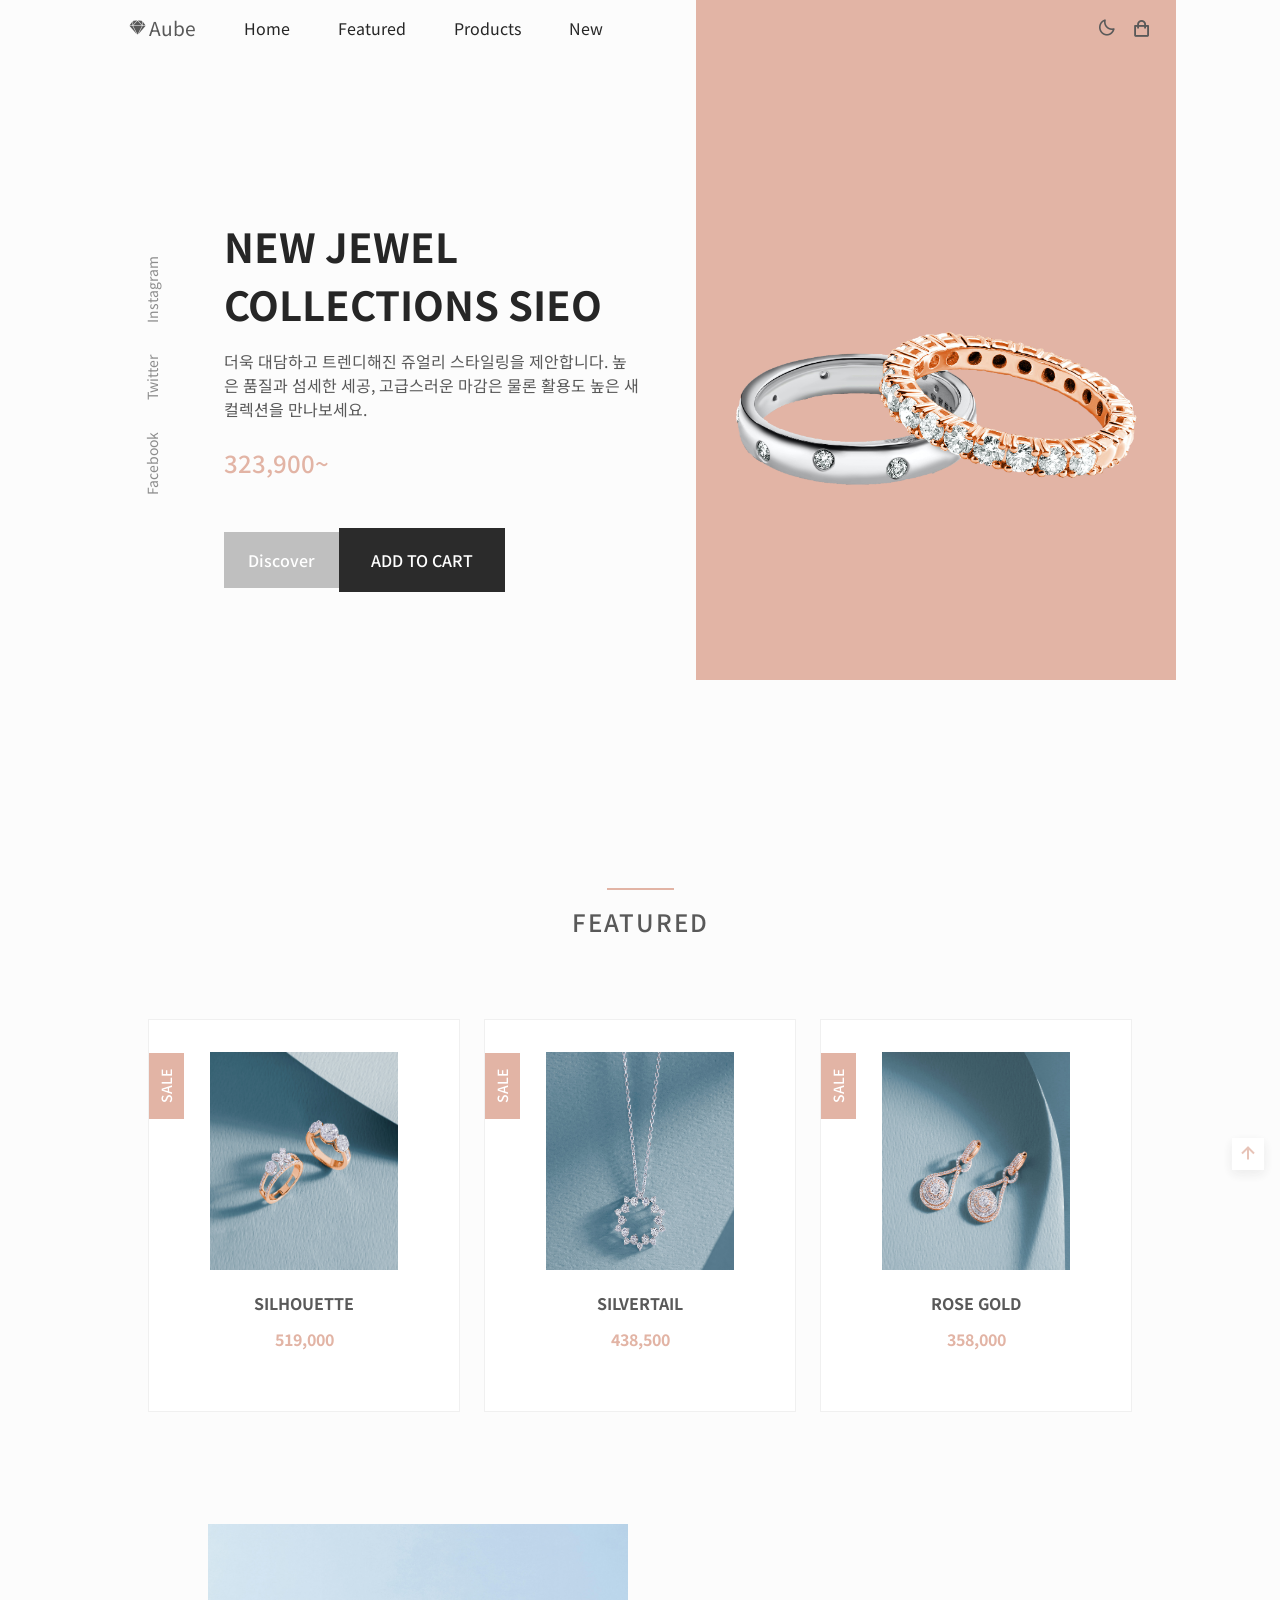
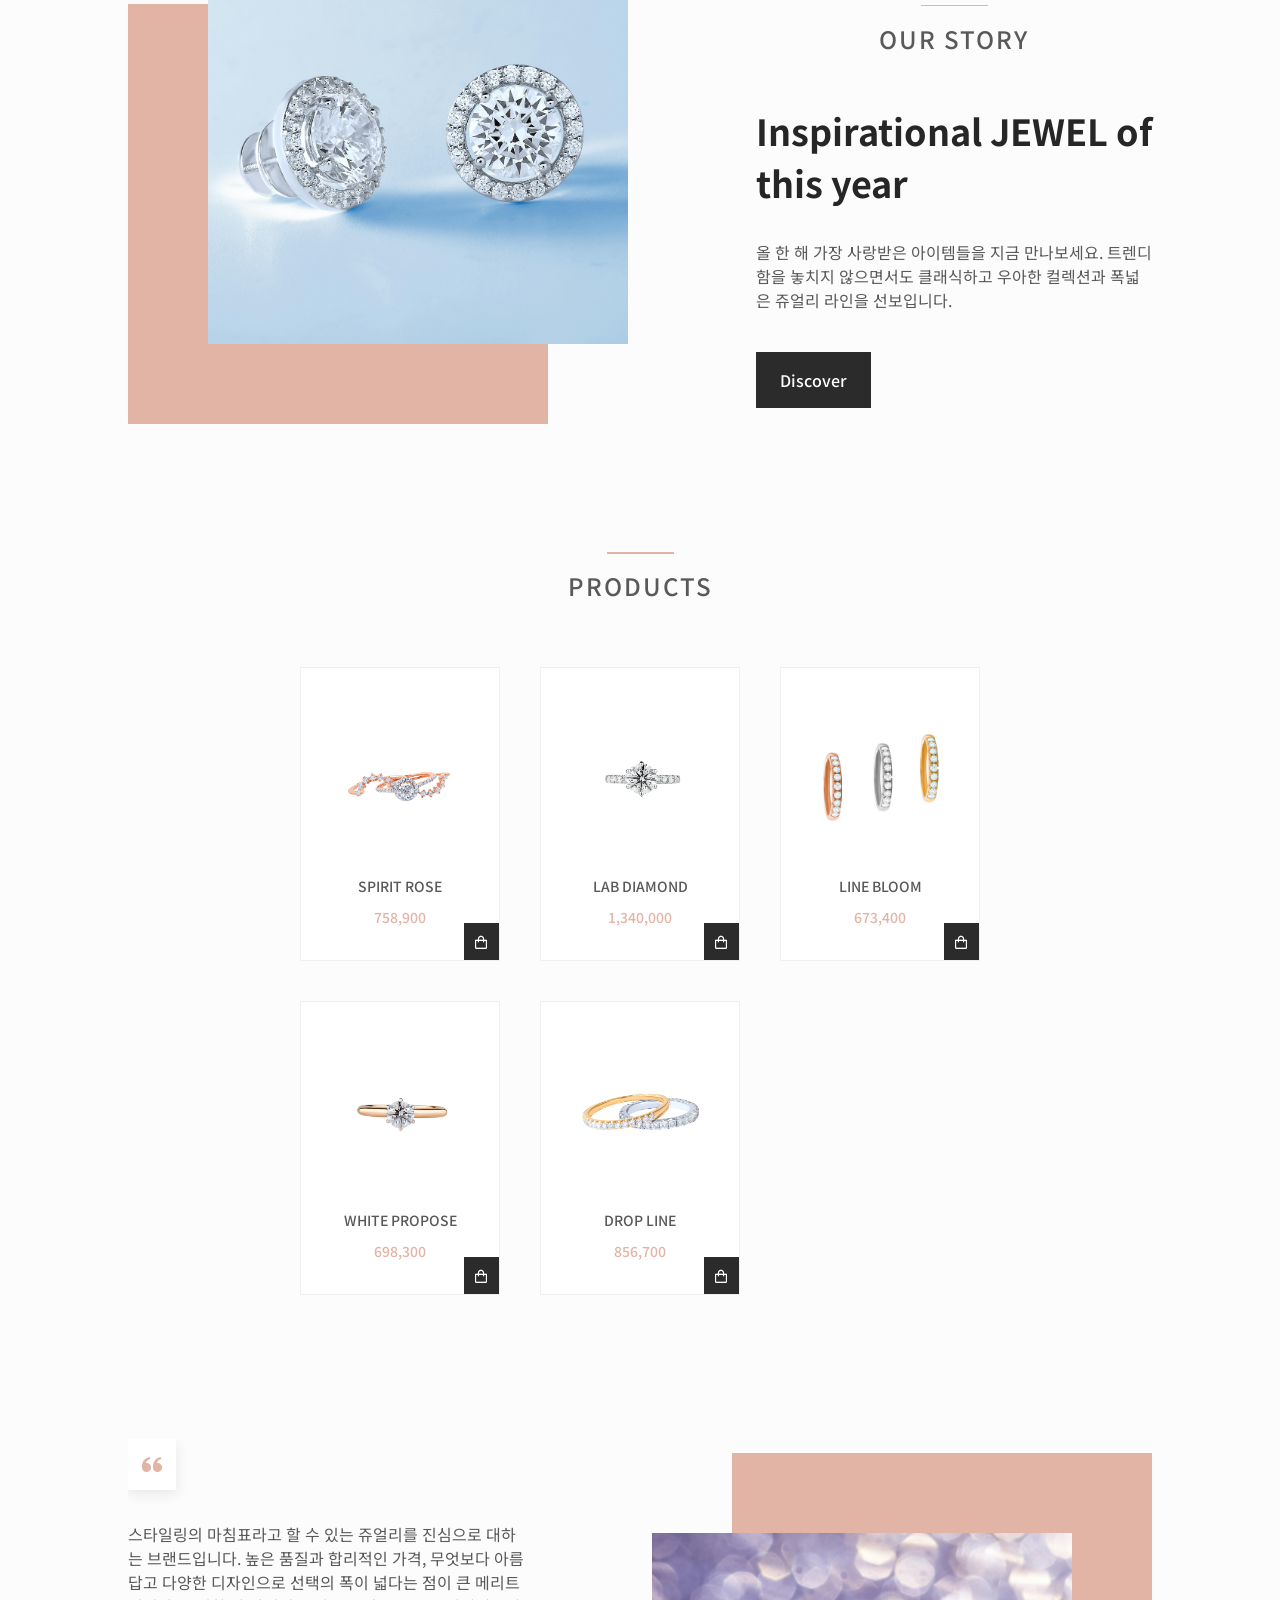
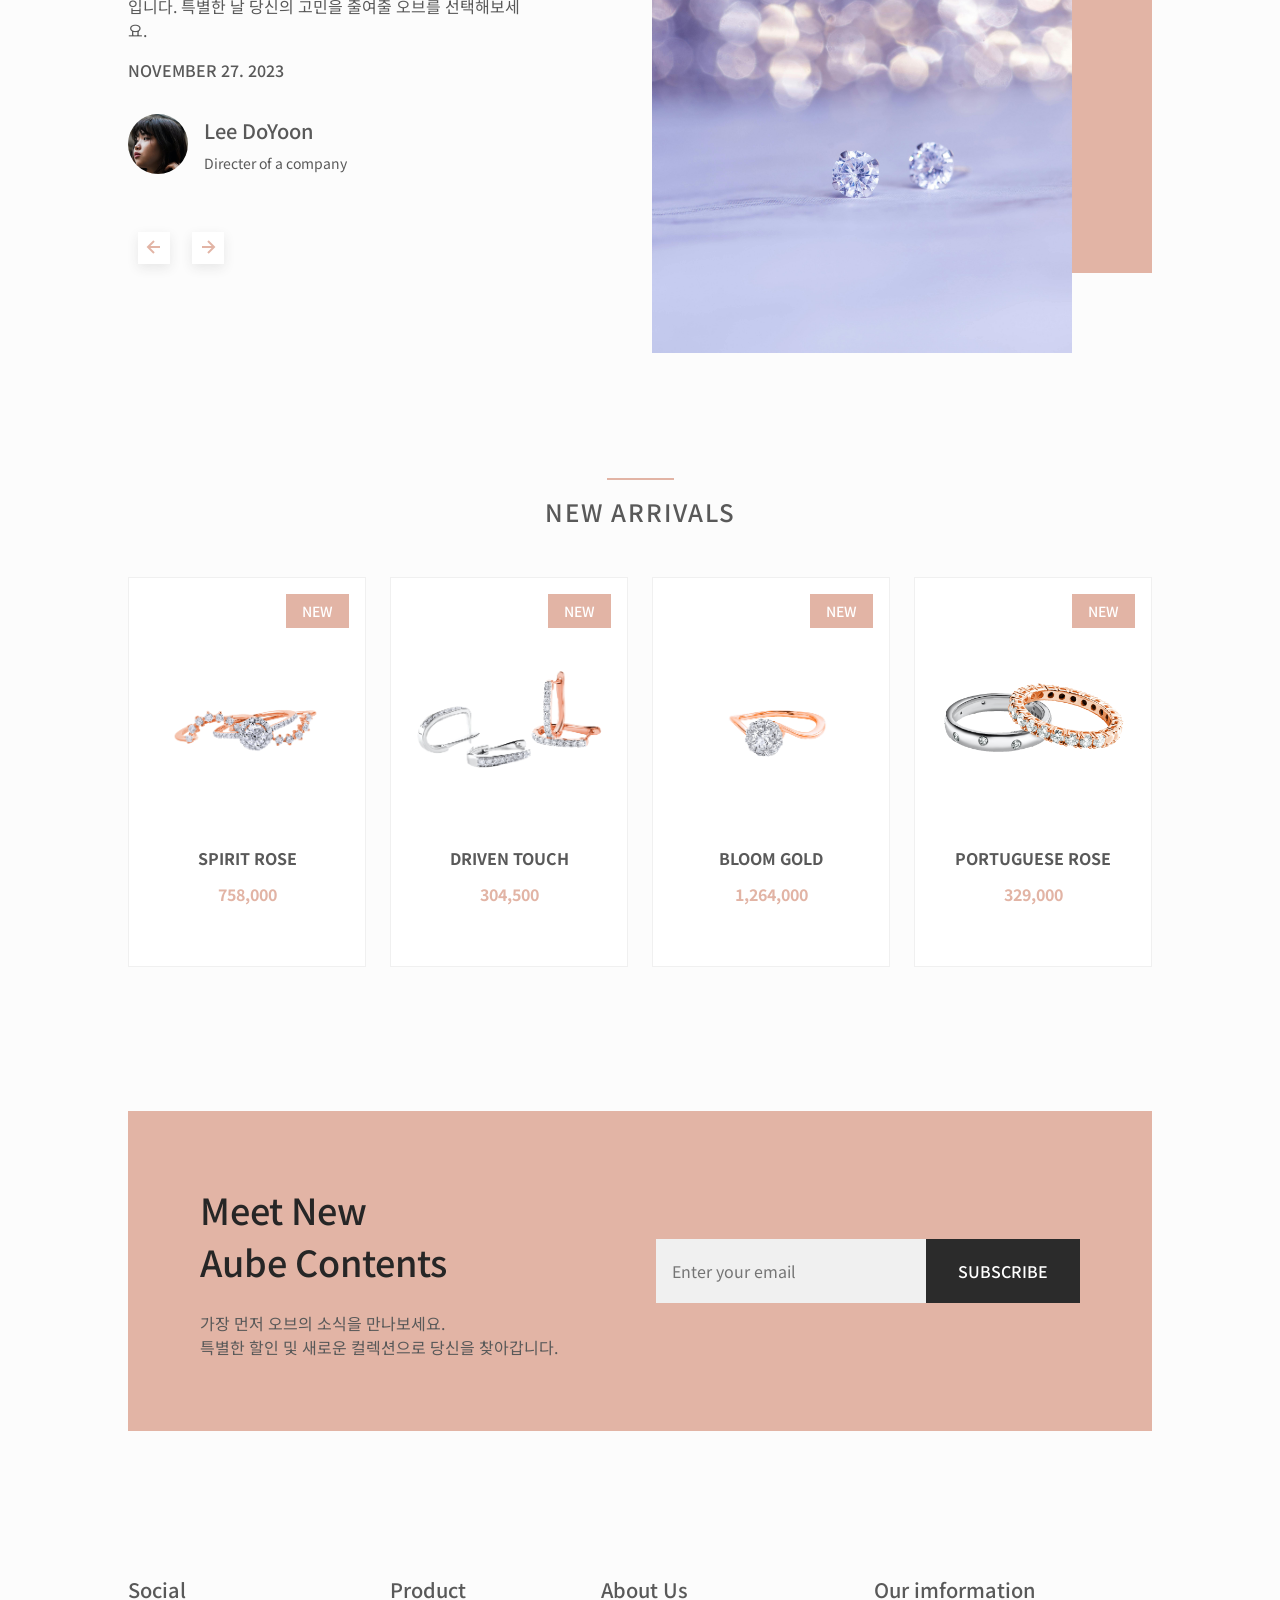
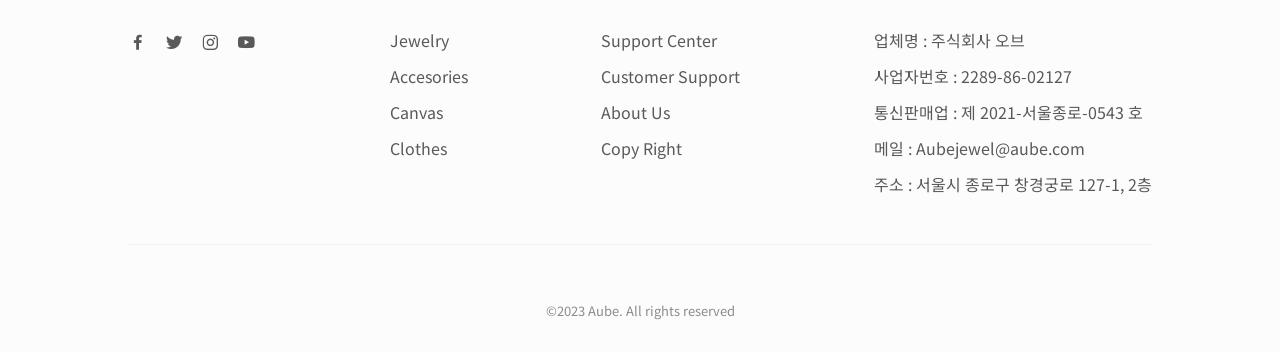
<file: web/project02/Aube/index.html>
<!DOCTYPE html>
<html lang="en">

<head>
    <meta charset="UTF-8">
    <meta name="viewport" content="width=device-width, initial-scale=1.0">
    <link rel="shortcut icon" href="../../../android-icon-96x96.png">
    <title>Aube</title>

    <!-- BOXICONS -->
    <link rel="stylesheet" href="https://cdn.jsdelivr.net/npm/boxicons@latest/css/boxicons.min.css">

    <!-- SWIPER CSS -->
    <link rel="stylesheet" href="assets/css/swiper-bundle.min.css">
    <!-- CSS -->
    <link rel="stylesheet" href="assets/css/style.css">
</head>

<body>
    <!--============== HEADER ==============-->
    <header class="header" id="header">
        <nav class="nav container">
            <a href="#" class="nav__logo">
                <i class='bx bxl-sketch'></i>Aube
            </a>

            <div class="nav__menu" id="nav-menu">
                <ul class="nav__list">
                    <li class="nav__item">
                        <a href="#home" class="nav__link active-link">Home</a>
                    </li>
                    <li class="nav__item">
                        <a href="#featured" class="nav__link">Featured</a>
                    </li>
                    <li class="nav__item">
                        <a href="#products" class="nav__link">Products</a>
                    </li>
                    <li class="nav__item">
                        <a href="#new" class="nav__link">New</a>
                    </li>
                </ul>

                <div class="nav__close" id="nav-close">
                    <i class='bx bx-x'></i>
                </div>
            </div>

            <div class="nav__btns">
                    <!-- Theme change button -->
                    <i class='bx bx-moon change-theme' id="theme-button"></i>

                    <div class="nav__shop" id="cart-shop">
                        <i class='bx bx-shopping-bag'></i>
                    </div>

                    <div class="nav__toggle" id="nav-toggle">
                        <i class='bx bx-grid-alt'></i>
                    </div>
            </div>
        </nav>
    </header>

    <!--============== CART ==============-->
    <div class="cart" id="cart">
        <i class='bx bx-x cart__close' id="cart-close"></i>
        <h2 class="cart__title-center">My Cart</h2>

        <div class="cart__container">
            <article class="cart__card">
                <div class="cart__box">
                    <img src="assets/img/product4.png" alt="" class="cart__img">
                </div>

                <div class="cart__details">
                    <h3 class="cart__title">WHITE PROPOSE</h3>
                    <span class="cart__price">698,300</span>

                    <div class="cart__amount">
                        <div class="cart__amount-content">
                            <span class="cart__amount-box">
                                <i class='bx bx-minus'></i>
                            </span>

                            <span class="cart__amount-number">1</span>

                            <span class="cart__amount-box">
                                <i class='bx bx-plus'></i>
                        </div>

                        <i class='bx bx-trash-alt cart__amount-trash'></i>
                    </div>
                </div>
            </article>

            <article class="cart__card">
                <div class="cart__box">
                    <img src="assets/img/product6.png" alt="" class="cart__img">
                </div>

                <div class="cart__details">
                    <h3 class="cart__title">DRIVEN TOUCH</h3>
                    <span class="cart__price">304,500</span>

                    <div class="cart__amount">
                        <div class="cart__amount-content">
                            <span class="cart__amount-box">
                                <i class='bx bx-minus'></i>
                            </span>

                            <span class="cart__amount-number">1</span>

                            <span class="cart__amount-box">
                                <i class='bx bx-plus'></i>
                        </div>

                        <i class='bx bx-trash-alt cart__amount-trash'></i>
                    </div>
                </div>
            </article>

            <article class="cart__card">
                <div class="cart__box">
                    <img src="assets/img/product1.png" alt="" class="cart__img">
                </div>

                <div class="cart__details">
                    <h3 class="cart__title">SPIRIT ROSE</h3>
                    <span class="cart__price">758,900</span>

                    <div class="cart__amount">
                        <div class="cart__amount-content">
                            <span class="cart__amount-box">
                                <i class='bx bx-minus'></i>
                            </span>

                            <span class="cart__amount-number">1</span>

                            <span class="cart__amount-box">
                                <i class='bx bx-plus'></i>
                        </div>

                        <i class='bx bx-trash-alt cart__amount-trash'></i>
                    </div>
                </div>
            </article>
        </div>

        <div class="cart__prices">
            <span class="cart__prices-item">3 items</span>
            <span class="cart__prices-total">1,761,700</span>
        </div>
    </div>

    <!--============== MAIN ==============-->
    <main class="main">
        <!-- ==================== HOME ======================== -->
        <section class="home" id="home">
            <div class="home__container container grid">
                <div class="home__img-bg">
                    <img src="assets/img/home1.png" class="home_img">
                </div>

                <div class="home__social">
                    <a href="http://www.facebook.com" target="_blank" class="home__social-link">
                        Facebook
                    </a>
                    <a href="http://twitter.com" target="_blank" class="home__social-link">
                        Twitter
                    </a>
                    <a href="http://www.instagram.com" target="_blank" class="home__social-link">
                        Instagram
                    </a>
                </div>

                <div class="home__data">
                    <h1 class="home__title">NEW JEWEL <br> COLLECTIONS SIEO</h1>
                    <p class="home__description">
                        더욱 대담하고 트렌디해진 쥬얼리 스타일링을 제안합니다. 높은 품질과 섬세한 세공, 고급스러운 마감은 물론 활용도 높은 새 컬렉션을 만나보세요.
                    </p>
                    <span class="home__price">323,900~</span>

                    <div class="home__btns">
                        <a href="#" class="button button--gray button--small">
                            Discover
                        </a>
                        <button class="button home__button">ADD TO CART</button>
                    </div>
                </div>
            </div>
        </section>

        <!-- ==================== FEATURED ======================== -->
        <section class="featured section container" id="featured">
            <h2 class="section__title">Featured</h2>
            <div class="featured__container grid">
                <artivle class="featured__card">
                    <span class="featured__tag">Sale</span>
                    <img src="assets/img/featured1.jpg" class="featured__img" alt="1">

                    <div class="featured__data">
                        <h3 class="featured__title">SILHOUETTE</h3>
                        <span class="featured__price">519,000</span>
                    </div>

                    <button class="button featured__button">ADD TO CART</button>
                </artivle>
                <artivle class="featured__card">
                    <span class="featured__tag">Sale</span>
                    <img src="assets/img/featured2.jpg" class="featured__img" alt="1">

                    <div class="featured__data">
                        <h3 class="featured__title">SILVERTAIL</h3>
                        <span class="featured__price">438,500</span>
                    </div>

                    <button class="button featured__button">ADD TO CART</button>
                </artivle>
                <artivle class="featured__card">
                    <span class="featured__tag">Sale</span>
                    <img src="assets/img/featured3.jpg" class="featured__img" alt="1">

                    <div class="featured__data">
                        <h3 class="featured__title">ROSE GOLD</h3>
                        <span class="featured__price">358,000</span>
                    </div>

                    <button class="button featured__button">ADD TO CART</button>
                </artivle>
            </div>
        </section>

        <!-- ==================== STORY ======================== -->
        <section class="story section container">
            <div class="story__container grid">
                <div class="story__data">
                    <h2 class="section__title story__section-title">
                        OUR STORY
                    </h2>

                    <h1 class="story__title">
                        Inspirational JEWEL of this year
                    </h1>
                    <p class="story__description">
                        올 한 해 가장 사랑받은 아이템들을 지금 만나보세요. 
                        트렌디함을 놓치지 않으면서도 클래식하고 우아한 컬렉션과 폭넓은 쥬얼리 라인을 선보입니다.
                    </p>
                    <a href="#" class="button button--small">Discover</a>
                </div>
                <div class="story__images">
                    <img src="assets/img/story.jpg" class="story__img" alt="story">
                    <div class="story__square"></div>
                </div>
            </div>
        </section>

        <!-- ==================== PRODUCTS ======================== -->
        <section class="products section container" id="products">
            <h2 class="section__title">PRODUCTS</h2>

            <div class="products__container grid">
                <article class="products__card">
                    <img src="assets/img/product1.png" class="products__img" alt="1">
                    <h3 class="products__title">Spirit Rose</h3>
                    <span class="products__price">758,900</span>
                    <button class="products__button">
                        <i class='bx bx-shopping-bag'></i>
                    </button>
                </article>
                <article class="products__card">
                    <img src="assets/img/product2.png" class="products__img" alt="2">
                    <h3 class="products__title">LAB DIAMOND</h3>
                    <span class="products__price">1,340,000</span>
                    <button class="products__button">
                        <i class='bx bx-shopping-bag'></i>
                    </button>
                </article>
                <article class="products__card">
                    <img src="assets/img/product3-1.jpg" class="products__img" alt="3">
                    <h3 class="products__title">Line Bloom</h3>
                    <span class="products__price">673,400</span>
                    <button class="products__button">
                        <i class='bx bx-shopping-bag'></i>
                    </button>
                </article>
                <article class="products__card">
                    <img src="assets/img/product4.png" class="products__img" alt="4">
                    <h3 class="products__title">WHITE PROPOSE</h3>
                    <span class="products__price">698,300</span>
                    <button class="products__button">
                        <i class='bx bx-shopping-bag'></i>
                    </button>
                </article>
                <article class="products__card">
                    <img src="assets/img/product5.png" class="products__img" alt="5">
                    <h3 class="products__title">DROP LINE</h3>
                    <span class="products__price">856,700</span>
                    <button class="products__button">
                        <i class='bx bx-shopping-bag'></i>
                    </button>
                </article>
            </div>
        </section>

        <!-- ==================== TESTIMONIAL ======================== -->
        <section class="testimonial section container">
        <div class="testimonial__container grid">
            <div class="swiper testimonial-swiper">
                <div class="swiper-wrapper">
                    <!-- swipe 자리 -->
                    <div class="testimonial__card swiper-slide">
                        <div class="testimonial__quoto">
                            <i class='bx bxs-quote-alt-left'></i>
                        </div>
                        <p class="testimonial__description">
                            스타일링의 마침표라고 할 수 있는 쥬얼리를 진심으로 대하는 브랜드입니다. 
                            높은 품질과 합리적인 가격, 무엇보다 아름답고 다양한 디자인으로 선택의 폭이 넓다는 점이 큰 메리트입니다. 
                            특별한 날 당신의 고민을 줄여줄 오브를 선택해보세요.
                        </p>
                        <h3 class="testimonial__data">NOVEMBER 27. 2023</h3>

                        <div class="testimonial__perfil">
                            <img src="assets/img/test2-1.jpg" alt="" class="testimonial__perfil-img">

                            <div class="testimonial__perfil-data">
                                <span class="testimonial__perfil-name">Lee DoYoon</span>
                                <span class="testimonial__perfil-detail">Directer of a company</span>
                            </div>
                        </div>
                    </div>

                    <div class="testimonial__card swiper-slide">
                        <div class="testimonial__quoto">
                            <i class='bx bxs-quote-alt-left'></i>
                        </div>
                        <p class="testimonial__description">
                            늘 신중하게 고르게 되는 쥬얼리. 그만큼 더 높은 품질의 제품을 골라야합니다.
                            가격 대비 높은 중량과 세련된 컷팅으로 실물이 더 감동적인 오브를 만나보세요.
                        </p>
                        <h3 class="testimonial__data">NOVEMBER 27. 2023</h3>

                        <div class="testimonial__perfil">
                            <img src="assets/img/test3-1.jpg" alt="" class="testimonial__perfil-img">

                            <div class="testimonial__perfil-data">
                                <span class="testimonial__perfil-name">Kim Suwon</span>
                                <span class="testimonial__perfil-detail">Directer of a company</span>
                            </div>
                        </div>
                    </div>

                    <div class="testimonial__card swiper-slide">
                        <div class="testimonial__quoto">
                            <i class='bx bxs-quote-alt-left'></i>
                        </div>
                        <p class="testimonial__description">
                            오브만의 매력을 담은 제품라인은 당신의 특별한 선택을 돋보이게 합니다.
                            높은 퀄리티를 보장하면서도 원하는 스타일의 제품을 선택할 수 있다는 점은 큰 장점이죠.
                        </p>
                        <h3 class="testimonial__data">NOVEMBER 27. 2023</h3>

                        <div class="testimonial__perfil">
                            <img src="assets/img/test4-1.jpg " alt="" class="testimonial__perfil-img">

                            <div class="testimonial__perfil-data"> 
                                <span class="testimonial__perfil-name">An Yujin</span>
                                <span class="testimonial__perfil-detail">Directer of a company</span>
                            </div>
                        </div>
                    </div>
                </div>

                <div class="swiper-button-next">
                    <i class='bx bx-right-arrow-alt'></i>
                </div>
                <div class="swiper-button-prev">
                    <i class='bx bx-left-arrow-alt' ></i>
                </div>
            </div>

            <div class="testimonial__images">
                <div class="testimonial__sqare"></div>
                <img src="assets/img/test1-1.jpg" alt="" class="testimonial_img">
            </div>
        </div>
        </section>

        <!-- ==================== NEW ======================== -->
        <section class="new section container" id="new">
            <h2 class="section__title">New Arrivals</h2>
            <div class="new__container">
                <div class="swiper new-swiper">
                    <div class="swiper-wrapper">
                        <article class="new__card swiper-slide">
                            <span class="new__tag">New</span>
                            <img src="assets/img/product1.png" alt="" class="new__img">

                            <div class="new__data">
                                <h3 class="new__title">SPIRIT ROSE</h3>
                                <span class="new__price">758,000</span>

                                <button class="button new__button">ADD TO CART</button>
                            </div>
                        </article>
                        <article class="new__card swiper-slide">
                            <span class="new__tag">New</span>
                            <img src="assets/img/product6.png" alt="" class="new__img">

                            <div class="new__data">
                                <h3 class="new__title">DRIVEN TOUCH</h3>
                                <span class="new__price">304,500</span>

                                <button class="button new__button">ADD TO CART</button>
                            </div>
                        </article>
                        <article class="new__card swiper-slide">
                            <span class="new__tag">New</span>
                            <img src="assets/img/product7.png" alt="" class="new__img">

                            <div class="new__data">
                                <h3 class="new__title">Bloom gold</h3>
                                <span class="new__price">1,264,000</span>

                                <button class="button new__button">ADD TO CART</button>
                            </div>
                        </article>
                        <article class="new__card swiper-slide">
                            <span class="new__tag">New</span>
                            <img src="assets/img/home1.png" alt="" class="new__img">

                            <div class="new__data">
                                <h3 class="new__title">portuguese ROSE</h3>
                                <span class="new__price">329,000</span>

                                <button class="button new__button">ADD TO CART</button>
                            </div>
                        </article>

                    </div>
                </div>
            </div>
        </section>

        <!-- ==================== NEWSLETTER ======================== -->
        <section class="newsletter section container">
            <div class="newsletter__bg grid">
                <div>
                    <h2 class="newsletter__title">Meet New <br> Aube Contents</h2>
                    <p class="newsletter__description">
                        가장 먼저 오브의 소식을 만나보세요. <br>
                        특별한 할인 및 새로운 컬렉션으로 당신을 찾아갑니다.
                    </p>
                </div>
                
                <form action="" class="newsletter__subscribe">
                    <input type="email" placeholder="Enter your email" class="newsletter__input">
                    <button class="button">
                        SUBSCRIBE
                    </button>
                </form>
            </div>
        </section>

    </main>

    <!--============== FOOTER ==============-->
    <footer class="footer section">
        <div class="footer__container container grid">
            <div class="footer__content">
                <h3 class="footer__title">Social</h3>

                <ul class="footer__social">
                    <li>
                        <a href="http://www.facebook.com" target="_blank" class="footer__social-link">
                            <i class='bx bxl-facebook'></i>
                        </a>
                    </li>
                    <li>
                        <a href="http://twitter.com" target="_blank" class="footer__social-link">
                            <i class='bx bxl-twitter' ></i>
                        </a>
                    </li>
                    <li>
                        <a href="http://www.instagram.com" target="_blank" class="footer__social-link">
                            <i class='bx bxl-instagram' ></i>
                        </a>
                    </li>
                    <li>
                        <a href="http://www.youtube.com" target="_blank" class="footer__social-link">
                            <i class='bx bxl-youtube' ></i>
                        </a>
                    </li>
                </ul>
            </div>

            <div class="footer__content">
                <h3 class="footer__title">Product</h3>

                <ul class="footer__link">
                    <li>
                        <a href="#" class="footer__link">Jewelry</a>
                    </li>
                    <li>
                        <a href="#" class="footer__link">Accesories</a>
                    </li>
                    <li>
                        <a href="#" class="footer__link">Canvas</a>
                    </li>
                    <li>
                        <a href="#" class="footer__link">Clothes</a>
                    </li>
                </ul>
            </div>

            <div class="footer__content">
                <h3 class="footer__title">About Us</h3>

                <ul class="footer__link">
                    <li>
                        <a href="#" class="footer__link">Support Center</a>
                    </li>
                    <li>
                        <a href="#" class="footer__link">Customer Support</a>
                    </li>
                    <li>
                        <a href="#" class="footer__link">About Us</a>
                    </li>
                    <li>
                        <a href="#" class="footer__link">Copy Right</a>
                    </li>
                </ul>
            </div>
            
            <div class="footer__content">
                <h3 class="footer__title">Our imformation</h3>

                <ul class="footer__list">
                    <li>업체명 : 주식회사 오브</li>
                    <li>사업자번호 : 2289-86-02127</li>
                    <li>통신판매업 : 제 2021-서울종로-0543 호</li>
                    <li>메일 : Aubejewel@aube.com</li>
                    <li>주소 : 서울시 종로구 창경궁로 127-1, 2층</li>
                </ul>
            </div>
            
        </div>

        <span class="footer_copy">&#169;2023 Aube. All rights reserved</span>
    </footer>

    <!--============== SCROLL UP ==============-->
    <a href="#" class="scrollup" id="scroll-up">
        <i class='bx bx-up-arrow-alt scrollup__icon'></i>
    </a>

    <!-- SWIPER JS -->
    <script src="assets/js/swiper-bundle.min.js"></script>

    <!-- MAIN JS -->
    <script src="assets/js/main.js"></script>
</body>

</html>
</file>
<file: web/project02/Aube/assets/css/style.css>
/*============= GOOGLE FONTS ============*/
@import url('https://fonts.googleapis.com/css2?family=Roboto:wght@400;500;700&display=swap');
@import url('https://fonts.googleapis.com/css2?family=Noto+Sans+KR:wght@100;200;300;400;500;600;700;800;900&display=swap');

/*============= VARIABLES CSS ============*/
:root {
    --header-height: 3.5rem;

    /*============= Colors ============*/
    --first-color: #E2B4A5;
    --button-color: hsl(0, 0%, 17%);
    --button-color-alt: hsl(0, 0%, 21%);
    --title-color: hsl(0, 0%, 15%);
    --text-color: hsl(0, 0%, 35%);
    --text-color-light: hsl(0, 0%, 55%);
    --body-color: hsl(0, 0%, 99%);
    --container-color: #fff;
    --border-color: hsl(0, 0%, 94%);

    /*============= Font and typography ============*/
    /* .5rem = 8px | 1rem = 16px .... */
    --body-font: 'Roboto', sans-serif;
    --biggest-font-size: 2rem;
    --h1-font-size: 1.5rem;
    --h2-font-size: 1.25rem;
    --h3-font-size: 1rem;
    --normal-font-size: .938rem;
    --small-font-size: .813rem;
    --smaler-font-size: .75rem;

    /*============= Font weight ============*/
    --font-medium: 500;
    --font-bold: 700;

    /*============= Margenes Bottom ============*/
    /* .5rem = 8px | 1rem = 16px .... */

    --mb-0-5: .5rem;
    --mb-0-75: .75rem;
    --mb-1: 1rem;
    --mb-1-5: 1.5rem;
    --mb-2: 2rem;
    --mb-2-5: 2.5rem;
    --mb-3: 3rem;

    /*============= z-index ============*/
    --z-tooltip: 10;
    --z-fixed: 100;

}

/* Responsive typegraphy */
@media (min-width:968px) {
    :root {
        --biggest-font-size: 2.5rem;
        --h1-font-size: 2.25rem;
        --h2-font-size: 1.5rem;
        --h3-font-size: 1.25rem;
        --normal-font-size: 1rem;
        --small-font-size: .875rem;
        --smaler-font-size: .813rem;
    }
}

/*============= Base ============*/
* {
    box-sizing: border-box;
    padding: 0;
    margin: 0;
}

html {
    scroll-behavior: smooth;
}

body,
button,
input {
    font-family: var(--body-font);
    font-family: 'Noto Sans KR', sans-serif;
    font-size: var(--normal-font-size);
}

body {
    margin: 0;
    background-color: var(--body-color);
    color: var(--text-color);
    transform: .4s;
}

h1,
h2,
h3,
h4 {
    color: var(--text-color);
    font-weight: var(--font-medium);
}

ul {
    list-style: none;
}

a {
    text-decoration: none;
}

img {
    max-width: 100%;
    height: auto;
}

button {
    cursor: pointer;
    border: 0;
    outline: none;
}

/*============= THEME ============*/
/*============= Variables DARK THEME ============*/
body.dark-theme {
    --first-color: #E2B4A5;
    --button-color: hsl(0, 0%, 24%);
    --button-color-alt: hsl(0, 0%, 28%);
    --title-color: hsl(0, 0%, 95%);
    --text-color: hsl(0, 0%, 75%);
    --body-color: hsl(0, 0%, 12%);
    --container-color: hsl(0, 0%, 16%);
    --border-color: hsl(0, 0%, 20%);
}

/*============= Button DARK/LIGHT ============*/
.change-theme {
    color: var(--text-color);
    font-size: 1.25rem;
    cursor: pointer;
}

.dark-theme .change-theme,
.dark-theme .nav__toggle,
.dark-theme .nav__shop,
.dark-theme .button--gray {
    color: hsl(0, 0%, 15%);
}

.dark-theme .scroll-header {
    box-shadow: 0 1px 4px hsla(0, 0%, 4%, .3);
}

.scroll-header .change-theme,
.scroll-header .nav__toggle,
.scroll-header .nav__shop {
    color: var(--title-color);
}

.dark-theme::-webkit-scrollbar {
    background: hsl(0, 0%, 30%);
}

/*============= REUSABLE CSS CLASSES ============*/
.container {
    max-width: 1024px;
    margin-left: var(--mb-1-5);
    margin-right: var(--mb-1-5);
}

.grid {
    display: grid;
}

.main {
    overflow: hidden;
}

.section {
    padding: 6.5rem 0 1rem;
}

.section__title {
    position: relative;
    font-size: var(--h3-font-size);
    margin-bottom: var(--mb-3);
    text-transform: uppercase;
    letter-spacing: 2px;
    text-align: center;
}

.section__title::before {
    content: '';
    position: absolute;
    top: -1rem;
    left: 0;
    right: 0;
    margin: auto;
    width: 67px;
    height: 1.5px;
    background: var(--first-color);
}

/*============= HEADER & NAV ============*/
.header {
    width: 100%;
    background: transparent;
    position: fixed;
    top: 0;
    left: 0;
    z-index: var(--z-fixed);
    transition: .4s;
}

.nav {
    height: var(--header-height);
    display: flex;
    justify-content: space-between;
    align-items: center;
}

.nav__logo,
.nav__toggle,
.nav__shop,
.nav__close {
    color: var(--text-color);
}

.nav__logo {
    font-size: 1.2rem;
}

.bxl-sketch {
    margin-right: 2px;
}

.bx-moon {
    font-size: 1.2rem;
}

.nav__logo-icon {
    font-size: 1.7rem;
}

.nav__btns {
    display: flex;
    align-items: center;
    column-gap: 1rem;
}

.nav__toggle,
.nav__shop {
    font-size: 1.25rem;
    cursor: pointer;
}

@media (max-width:767px) {
    .nav__menu {
        position: fixed;
        background-color: var(--body-color);
        top: 0;
        right: -100%;
        width: 100%;
        height: 100%;
        padding: 6rem 2rem 3.5rem;
        transition: .3s;
    }
}

.nav__list {
    display: flex;
    flex-direction: column;
    align-items: center;
    row-gap: 2rem;
}

.nav__link {
    color: var(--title-color);
    font-weight: var(--font-medium);
    text-transform: uppercase;
    font-size: var(--h2-font-size);
}

.nav__link:hover {
    color: var(--first-color);
}

.nav__close {
    font-size: 2rem;
    position: absolute;
    top: .9rem;
    right: 1.25rem;
    cursor: pointer;
}

/* show menu */
.show-menu {
    right: 0;
}

/* scroll */
.scroll-header {
    background-color: var(--body-color);
    box-shadow: 0 1px 4px hsla(0, 4%, 15%, .10);
}

/* home */
.home__container {
    position: relative;
    row-gap: 2.5rem;
}

.home__img {
    width: 240px;
}

.home__img-bg {
    background-color: var(--first-color);
    width: 18rem;
    height: 430px;
    padding-bottom: 2rem;
    display: flex;
    justify-content: center;
    align-items: flex-end;
    justify-self: flex-end;
    transform: translateX(1.5rem);
}

.home__social {
    position: absolute;
    top: 35%;
    left: -5rem;
    transform: rotate(-90deg);
    display: flex;
    column-gap: 1rem;
}

.home__social-link {
    font-size: var(--small-font-size);
    color: var(--text-color-light);
    transition: .3s;
}

.home__social-link:hover {
    color: var(--title-color);
}

.home__title {
    font-size: var(--biggest-font-size);
    font-weight: var(--font-bold);
    margin-bottom: var(--mb-1);
    color: var(--title-color);
}

.home__description {
    margin-bottom: var(--mb-1-5);
}

.home__price {
    display: inline-block;
    font-size: var(--h2-font-size);
    font-weight: var(--font-medium);
    color: var(--first-color);
    margin-bottom: var(--mb-3);
}

.home__btns {
    display: flex;
    align-items: center;
}

.home__button {
    box-shadow: 0, 12px 24px hsla(0, 0%, 10% .2);
}


/* buttons */

.button {
    display: inline-block;
    background-color: var(--button-color);
    color: #fff;
    padding: 1.25rem 2rem;
    font-weight: var(--font-medium);
    transition: .3s;
}

.button:hover {
    background-color: var(--button-color-alt);
}

.button--gray {
    background-color: hsl(0, 0%, 75%);
}

.button--gray:hover {
    background-color: hsl(0, 0%, 63%);
}

.button--small {
    padding: 1rem 1.5rem;
}

/* ================= FEATURED ====================== */
.featured__container {
    row-gap: 2.5rem;
}

.featured__card {
    position: relative;
    text-align: center;
    background-color: var(--container-color);
    padding-top: 2rem;
    border: 1px solid var(--border-color);
    overflow-y: hidden;
    transition: .3s;
}

.featured__tag {
    background-color: var(--first-color);
    padding: .5rem 1rem;
    color: #fff;
    text-transform: uppercase;
    font-size: var(--small-font-size);
    font-weight: var(--font-medium);
    position: absolute;
    transform: rotate(-90deg);
    left: -1rem;
    top: 3rem;
}

.featured__img {
    width: 188px;
    height: 218px;
}

.featured__title,
.featured__price {
    font-size: var(--h3-font-size);
    font-weight: var(--font-bold);
}

.featured__title {
    text-transform: uppercase;
    margin-bottom: var(--mb-0-75);
    margin-top: 1rem;
}

.featured__price {
    display: block;
    color: var(--first-color);
    transition: .3s;
}

.featured__button {
    font-size: var(--small-font-size);
    transform: translateY(1rem);
    opacity: 0;
}

.featured__card:hover {
    box-shadow: 0 12px 32px hsla(0, 0%, 20%, .1);
    padding: 2rem 0 3rem 0;
}

.featured__card:hover .featured__button {
    transform: translateY(0);
    opacity: 1;
}

.featured__card:hover .featured__price {
    margin-bottom: 1.5rem;
}

/* ================= STORY ====================== */
.story__container {
    row-gap: 7.5rem;
}

.story__title {
    font-size: var(--h1-font-size);
    font-weight: var(--font-bold);
    margin-bottom: var(--mb-2);
    color: var(--title-color);
}

.story__description {
    margin-bottom: var(--mb-2-5);
    font-size: var(--normal-font-size);
    font-weight: var(--bold-font-size);
}

.story__images {
    position: relative;
}

.story__img,
.story__square {
    width: 250px;
}

.story__square {
    height: 250px;
    background-color: var(--first-color);
}

.story__img {
    position: absolute;
    left: 3rem;
    top: -3rem;
}

/* ================= PRODUCTS ====================== */
.products__container {
    grid-template-columns: repeat(2, 1fr);
    gap: 2rem;
}

.products__card {
    position: relative;
    background-color: var(--container-color);
    padding: 1.5rem 0;
    border: 1px solid var(--border-color);
    text-align: center;
    transition: .3s;
}

.products__img {
    height: 138px;
    margin-bottom: var(--mb-1);
}

.products__title,
.products__price {
    font-size: var(--small-font-size);
    font-weight: var(--font-medium);
}

.products__title {
    text-transform: uppercase;
    margin-bottom: var(--mb-0-5);
}

.products__price {
    color: var(--first-color);
}

.products__button {
    background-color: var(--button-color);
    padding: 0.4rem 0.6rem;
    color: #fff;
    font-size: 1rem;
    position: absolute;
    right: 0;
    bottom: 0;
    transition: .3s;
}

.products__button:hover {
    background-color: var(--button-color-alt);
}

.products__card:hover {
    box-shadow: 0 8px 32px hsla(0, 0%, 10%, .1);
}

/* ================= TESTIMONIAL ====================== */
.testimonial__container {
    row-gap: 4rem;
}

.testimonial__quoto {
    display: inline-block;
    background-color: var(--container-color);
    padding: 0.5rem .75rem;
    font-size: 1.5rem;
    color: var(--first-color);
    box-shadow: 0 4px 12px hsla(0, 0%, 20%, .1);
    margin-bottom: var(--mb-2);
}

.testimonial__description {
    margin-bottom: var(--mb-1);
}

.testimonial__data {
    font-size: var(--normal-font-size);
    margin-bottom: var(--mb-2);
}

.testimonial__perfil {
    display: flex;
    align-items: center;
    column-gap: 1rem;
    margin-bottom: 7rem;
}

.testimonial__perfil-img {
    width: 60px;
    height: 60px;
    border-radius: 3rem;
}

.testimonial__perfil-data {
    display: flex;
    flex-direction: column;
    row-gap: .5rem;
}

.testimonial__perfil-name {
    font-size: var(--h3-font-size);
    font-weight: var(--font-medium);
    color: var(--text-color);
}

.testimonial__perfil-detail {
    font-size: var(--small-font-size);
}

.testimonial__images {
    position: relative;
}

.testimonial__sqare,
.testimonial_img {
    width: 250px;
}

.testimonial__sqare {
    height: 250px;
    background-color: var(--first-color);
    margin-left: auto;
}

.testimonial_img {
    position: absolute;
    right: 3rem;
    top: 3rem;
}

.testimonial-swiper {
    margin-left: initial;
    margin-right: initial;
}

.swiper-button-prev:after,
.swiper-button-next:after {
    content: '';
}

/* Swiper class */
.swiper-button-prev,
.swiper-button-next {
    top: initial;
    bottom: 5%;
    width: initial;
    height: initial;
    background-color: var(--container-color);
    box-shadow: 0 4px 12px hsla(0, 0%, 20%, .1);
    padding: .25rem;
    font-size: 1.5rem;
    color: var(--first-color);
}

.swiper-button-next {
    left: 4rem;
    right: initial;
}

/* ================= NEW ====================== */
.new__card {
    position: relative;
    text-align: center;
    background-color: var(--container-color);
    padding-top: 2rem;
    border: 1px solid var(--border-color);
    overflow-y: hidden;
    transition: .3s;
}

.new__tag {
    background-color: var(--first-color);
    padding: 0.5em 1rem;
    color: #fff;
    text-transform: uppercase;
    font-size: var(--small-font-size);
    font-weight: var(--font-medium);
    position: absolute;
    top: 1rem;
    right: 1rem;
    transition: .3s;
}

.new__img {
    height: 215px;
    margin-bottom: var(--mb-1);
}

.new__title,
.new__price {
    font-size: var(--h3-font-size);
    font-weight: var(--font-bold);
}

.new__title {
    text-transform: uppercase;
    margin-bottom: var(--mb-0-75);
}

.new__price {
    display: block;
    color: var(--first-color);
    transition: .3s;
}

.new__button {
    font-size: var(--small-font-size);
    transform: translateY(1rem);
    opacity: 0;
}

.new__card:hover {
    background-color: var(--first-color);
    box-shadow: 0 12px 32px hsla(0, 0%, 20%, .1);
    padding: 2rem 0 3rem 0;
}

.new__card:hover .new__tag {
    background-color: var(--button-color);
}

.new__card:hover .new__button {
    transform: translateY(0);
    opacity: 1;
}

.new__card:hover .new__title {
    color: hsl(0, 0%, 15%);
}

.new__card:hover .new__price {
    color: hsl(0, 0%, 15%);
    margin-bottom: var(--mb-1-5);
}

/* ================= NEW ====================== */
.newsletter__bg {
    background-color: var(--first-color);
    color: hsl(0, 0%, 15%);
    padding: 3rem 1.5rem;
    text-align: center;
    row-gap: 2.5rem;
}

.newsletter__title {
    font-size: var(--h1-font-size);
    color: hsl(0, 0%, 15%);
    margin-bottom: var(--mb-1-5);
}

.newsletter__description {
    color: hsl(0, 0%, 35%);
}

.newsletter__subscribe {
    display: flex;
    flex-direction: column;
    row-gap: .75rem;
}

.newsletter__input {
    border: none;
    outline: none;
    background-color: hsl(0, 0%, 94%);
    padding: 1.25rem 1rem;
    color: hsl(0, 0%, 15%);
}

/* ================= FOOTER ====================== */
.footer__container {
    row-gap: 2rem;
    border-bottom: 1px solid var(--border-color);
    padding-bottom: 3rem;
}

.footer__title {
    font-size: var(--h2-font-size);
    margin-bottom: var(--mb-1-5);
}

.footer__list,
.footer__link {
    display: flex;
    flex-direction: column;
    row-gap: .75rem;
}

.footer__list {
    color: var(--text-color);
}

.footer__link {
    color: var(--text-color);
}

.footer__link:hover {
    color: var(--title-color);
}

.footer__social {
    display: flex;
    column-gap: 1rem;
}

.footer__social-link {
    font-size: 1.25rem;
    color: var(--text-color);
}

.footer__social-link:hover {
    color: var(--title-color);
}

.footer_copy {
    display: block;
    margin: 3.5rem 0 1rem 0;
    text-align: center;
    font-size: var(--smaler-font-size);
    color: var(--text-color-light);
}

/* ================= SCROLL UP ====================== */
.scrollup {
    position: fixed;
    right: 1rem;
    bottom: -30%;
    background-color: var(--container-color);
    box-shadow: 0 4px 12px hsla(0, 0%, 20%, .1);
    padding: .25rem;
    z-index: var(--z-tooltip);
    opacity: .8;
    transition: .4s;
    display: inline-flex;
}

.scrollup:hover {
    opacity: 1;
}

.scrollup__icon{
    font-size: 1.5rem;
    color: var(--first-color);
}

/* SHOW SCROLL UP */
.show-scroll {
    bottom: 3rem;
}

/* ================= CART ====================== */
.cart {
    position: fixed;
    background-color: var(--body-color);
    z-index: var(--z-fixed);
    width: 100%;
    height: 100%;
    top: 0;
    right: -100%;
    padding: 3.5rem 2rem;
    transition: .4s;
}

.cart__title-center {
    font-size: var(--h2-font-size);
    text-align: center;
    margin-bottom: var(--mb-3);
}

.cart__close {
    font-size: 2rem;
    color: var(--title-color);
    position: absolute;
    top: 1.25rem;
    right: 0.9rem;
    cursor: pointer;
}

.cart__container {
    display: grid;
    row-gap: 1.5rem;
}

.cart__card {
    display: flex;
    align-items: center;
    column-gap: 1rem;
}

.cart__box {
    background-color: var(--container-color);
    padding: 0.75rem 1.25rem;
    border: 1px solid var(--border-color);
}

.cart__img {
    width: 80px;
}

.cart__title {
    font-size: var(--normal-font-size);
    margin-bottom: .5rem;
}

.cart__price {
    display: block;
    font-size: var(--small-font-size);
    color: var(--first-color);
    margin-bottom: var(--mb-1-5);
}

.cart__amount,
.cart__amount-content {
    display: flex;
    align-items: center;
}

.cart__amount {
    column-gap: 3rem;
}

.cart__amount-content {
    column-gap: 1rem;
}

.cart__amount-box {
    display: inline-flex;
    border: 1px solid var(--border-color);
    padding: .25rem;
    background-color: var(--container-color);
    cursor: pointer;

}

.cart__amount-trash {
    font-size: 1.15rem;
    color: var(--first-color);
    cursor: pointer;
}

.cart__prices {
    margin-top: 6rem;
    display: flex;
    justify-content: space-between;
}

.cart__prices-item,
.cart__prices-total {
    color: var(--title-color);
}

.cart__prices-item {
    font-size: var(--small-font-size);
}

.cart__prices-total {
    font-size: var(--h3-font-size);
    font-weight: var(--font-medium);
}

/* Show cart */
.show-cart {
    right: 0;
}

/* ================= SCROLL BAR ====================== */
::-webkit-scrollbar {
    width: 0.6rem;
    background: hs1(0, 0%, 74%);
}

::-webkit-scrollbar-thumb {
    background: hsl(0, 0%, 17%);
}

/* ================= BREAKPOINTS ====================== */

@media (max-width:320px) {
    .container {
        margin-left: var(--mb-1);
        margin-right: var(--mb-1);
    }

    .home__img-bg {
        width: 220px;
    }

    .home__title {
        font-style: var(--h1-font-size);
    }

    .home__button {
        font-size: var(--smaler-font-size);
    }

    .story__square,
    .story__img,
    .testimonial__sqare,
    .testimonial_img {
        height: 180px;
    }

    .testimonial__sqare {
        height: 180px;
    }

    .products__container {
        grid-template-columns: repeat(1, 180px);
        justify-content: center;
    }
}

@media (min-width:576px) {
    .home__img-bg {
        width: 340px;
    }

    .featured__container {
        grid-template-columns: repeat(2, 1fr);
        justify-content: center;
        align-items: flex-start;
        gap: 1.5rem;
    }

    .footer__container {
        grid-template-columns: repeat(2, 1fr);
    }

    .story__img,
    .story__square {
        width: 250px;
        height: 250px;
    }
}

@media (min-width:767px) {
    .section {
        padding: 8rem 0 1rem;
    }

    .cart {
        width: 420px;
        box-shadow: -2px 0 4px hsla(0, 0%, 15%, .1);
    }

    .nav {
        height: calc(--header-height)+1.5rem;
        justify-content: initial;
        column-gap: 3rem;
    }

    .nav__toggle,
    .nav__close {
        display: none;
    }

    .nav__list {
        flex-direction: row;
        column-gap: 3rem;
    }

    .nav__link {
        text-transform: initial;
        font-size: var(--normal-font-size);
        font-weight: normal;
    }

    .nav__btns {
        margin-left: auto;
    }

    .home__container {
        padding-top: 6rem;
        grid-template-columns: 1fr max-content;
        align-items: center;
    }

    .home__img-bg {
        order: 1;
        transform: translate(1.5rem, -6rem);
    }

    .home__data {
        padding: 0 0 3rem 6rem;
    }

    .home__social {
        top: 47%;
        column-gap: 2rem;
    }

    .featured__title,
    .featured__price,
    .new__title,
    .new__price {
        font-size: var(--normal-font-size);
    }

    .story__container,
    .testimonial__container,
    .newsletter__bg {
        grid-template-columns: repeat(2, 1fr);
        align-items: center;
    }

    .story__images{
        order: -1;
    }

    .products__container{
        grid-template-columns: repeat(3, 200px);
        justify-content: center;
        gap: 2.5rem;
    }
    .products__card{
        padding: 2rem 0;
    }
    .products__img{
        height: 155px;
    }

    .newsletter__bg{
        text-align: initial;
        column-gap: 2rem;
        padding: 4.5rem;
    }

    .newsletter__subscribe{
        flex-direction: row;
    }
    .newsletter__input{
        width: 100%;
    }

    .footer__container{
        grid-template-columns: repeat(4, max-content);
        justify-content: space-between;
    }
    .footer__title{
        font-size: var(--h3-font-size);
    }
}

@media (min-width:992px) {
    .section__title{
        font-size: var(--h2-font-size);
    }
    .home__container{
        column-gap: 2rem;
    }
    .home__img-bg{
        width: 480px;
        height: 680px;
    }
    .home__data{
        padding: 0 0 4rem 6rem;
    }
    .home__social{
        left: -6rem;
    }
    .featured__container{
        grid-template-columns: repeat(3, 312px);
        padding-top: 2rem;
    }
    .story__container,
    .testimonial__container{
        column-gap: 8rem;
    }
    .story__square,
    .story__img,
    .testimonial__sqare,
    .testimonial_img{
        width: 420px;
        height: 420px;
    }
    .products__container{
        padding-top: 1rem;
    }
    .new_container{
        padding-top: 2rem;
    }

    .new{
        padding-top: 12rem ;
    }
}

@media (min-width:1024px) {
    .container{
        margin-left: auto;
        margin-right: auto;
    }
    .story__container,
    .testimonial__container{
        column-gap: 13rem;
    }
    .story__container{
        padding-top: 3rem;
    }
    .story__img{
        left: 5rem;
        top: -5rem;
    }
    .testimonial_img{
        right: 5rem;
        top: 5rem;
    }
    .show-scroll{
        right: 4rem;
        bottom: 6rem;
    }
}
</file>
